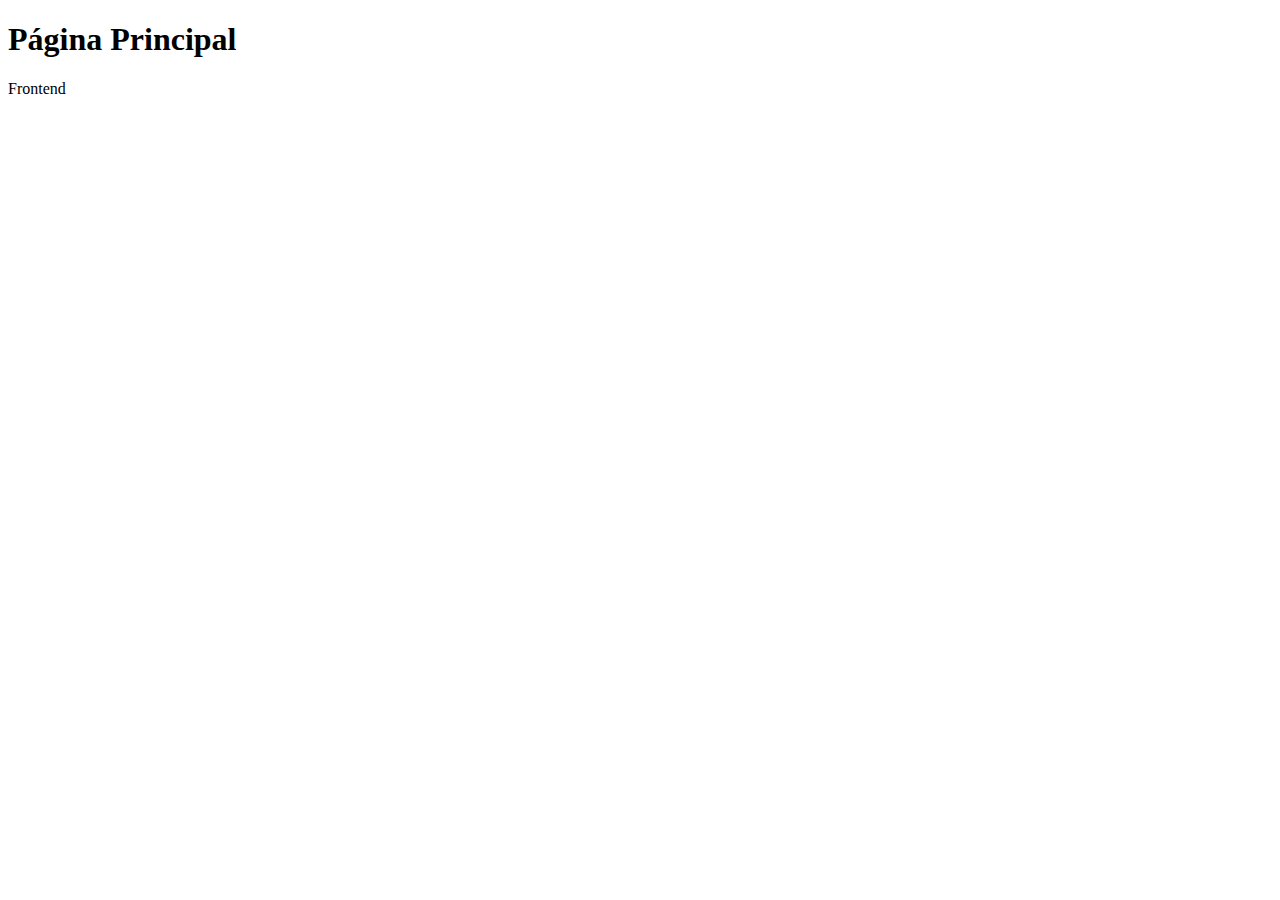
<file: index.html>
<!DOCTYPE html>
<html lang="en">
<head>
    <meta charset="UTF-8">
    <meta name="viewport" content="width=device-width, initial-scale=1.0">
    <title>Home page</title>
</head>
<body>
    <h1>Página Principal</h1>
    <p>Frontend</p>
</body>
</html>
</file>
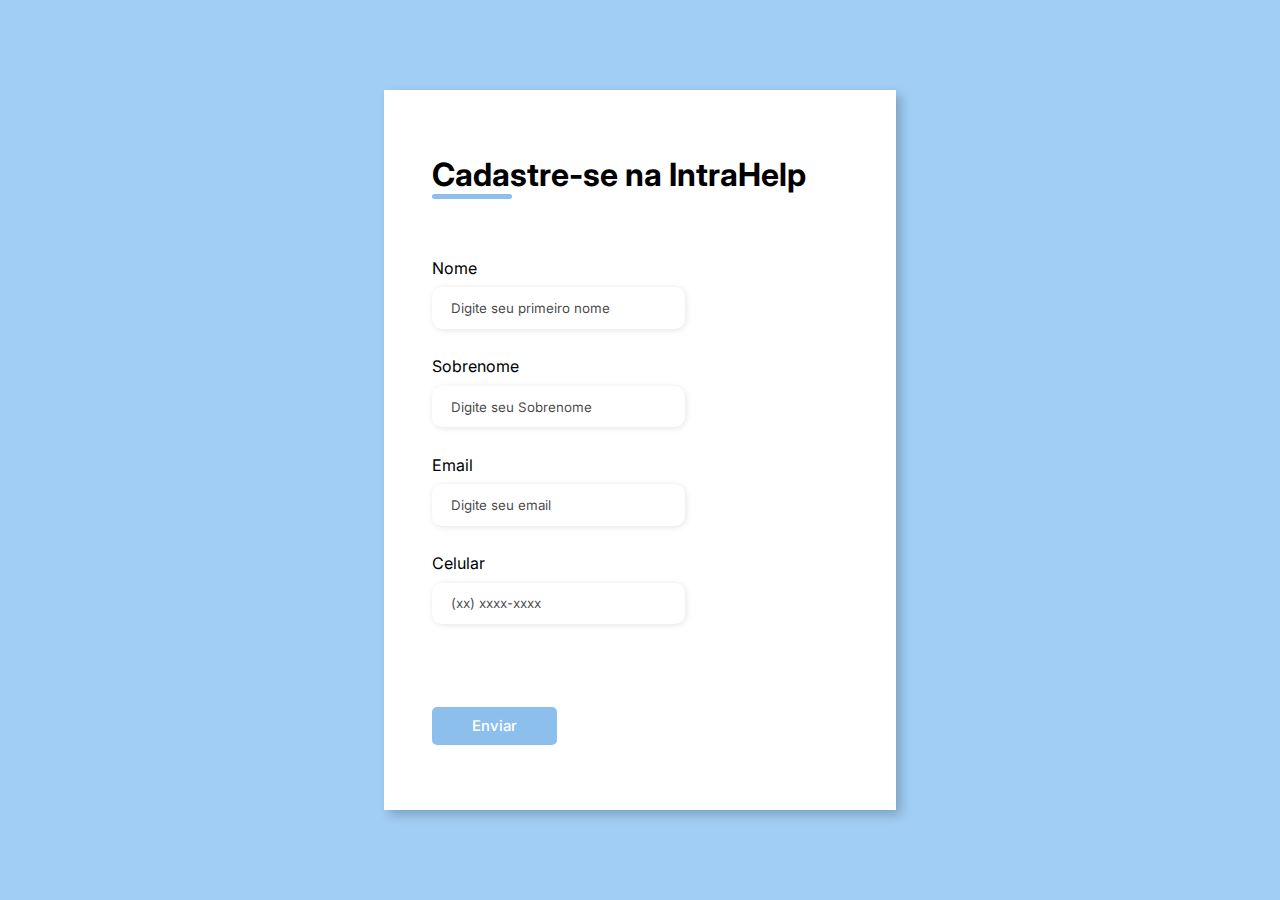
<file: front/cadastro.html>
<!DOCTYPE html>
<html lang="br">

<head>
    <meta charset="UTF-8">
    <meta name="viewport" content="width=device-width, initial-scale=1.0">
    <title>Cadastro</title>
    <link rel="stylesheet" href="cadastro.css">
</head>

<body>

    <!--Parte feita por Mahienny-->

    <div class="container">
        <div class="form">
            <form action="#">

                <div class="form-header">
                    <div class="title">
                        <h1>Cadastre-se na IntraHelp</h1>
                    </div>
                </div>

                <div class="input-group">

                    <div class="input-box">
                        <label for="firsname">Nome</label>
                        <input type="text" id="firsname" name="firsname" placeholder="Digite seu primeiro nome" required>
                    </div>

                    <div class="input-box">
                        <label for="lastname">Sobrenome</label>
                        <input type="text" id="lastname" name="lastname" placeholder="Digite seu Sobrenome" required>
                    </div>

                    <div class="input-box">
                        <label for="email">Email</label>
                        <input type="email" id="email" name="email" placeholder="Digite seu email" required>
                    </div>

                    <div class="input-box">
                        <label for="number">Celular</label>
                        <input type="tel" id="number" name="number" placeholder="(xx) xxxx-xxxx" required>
                    </div>
                </div> 
                <div class="continue-button">
                    <button><a href="#">Enviar</a></button>
                </div>

            </form>
        </div>
    </div>

</body>
</html>
</file>
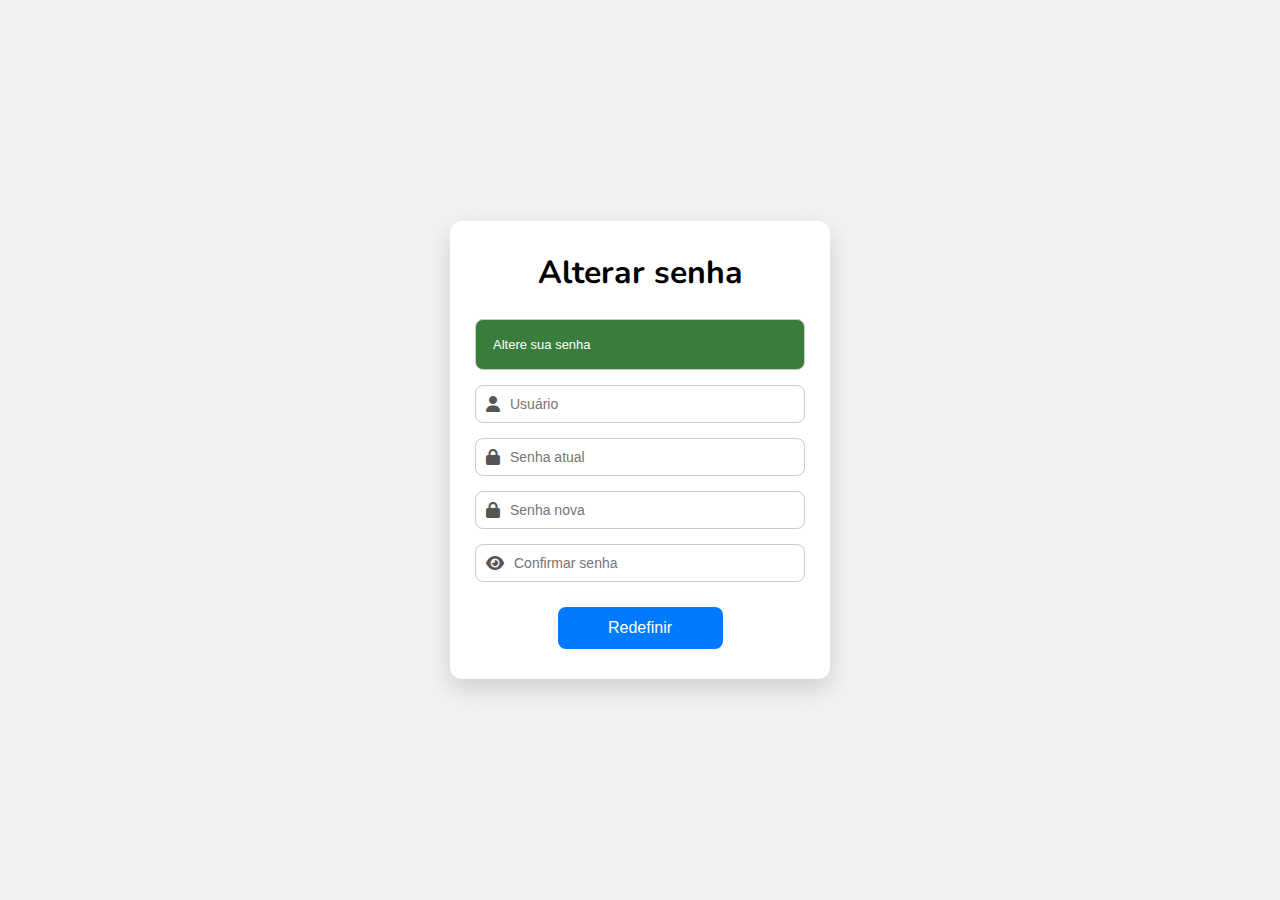
<file: projeto-final-1/alterarSenha.html>
<!DOCTYPE html>
<html lang="pt-BR">

<head>
    <meta charset="UTF-8">
    <meta name="viewport" content="width=device-width, initial-scale=1.0">
    <title>Alterar Senha</title>
    <link rel="stylesheet" href="https://cdnjs.cloudflare.com/ajax/libs/font-awesome/6.5.0/css/all.min.css">
    <link rel="stylesheet" href="alterarSenha.css">

    <!--Feito por Mahienny-->
</head>

<body>
    <div class="container">

        <h1>Alterar senha</h1>

        <div class="caixa">
            <input type="text" id="alterar" placeholder="Altere sua senha">
        </div>

        <div class="box">
            <i class="fa fa-user"></i>
            <input type="text" placeholder="Usuário">
        </div>

        <div class="box">
            <i class="fa fa-lock"></i>
            <input type="number" placeholder="Senha atual">
        </div>

        <div class="box">
            <i class="fa fa-lock"></i>
            <input type="number" placeholder="Senha nova">
        </div>

        <div class="box">
            <i class="fa fa-eye toggle" data-target="confirmarSenha"></i>
            <input type="password" id="confirmarSenha" placeholder="Confirmar senha">
        </div>


        <div class="botao">
            <button submit>Redefinir</button>
        </div>

    </div>

</body>

</html>
</file>
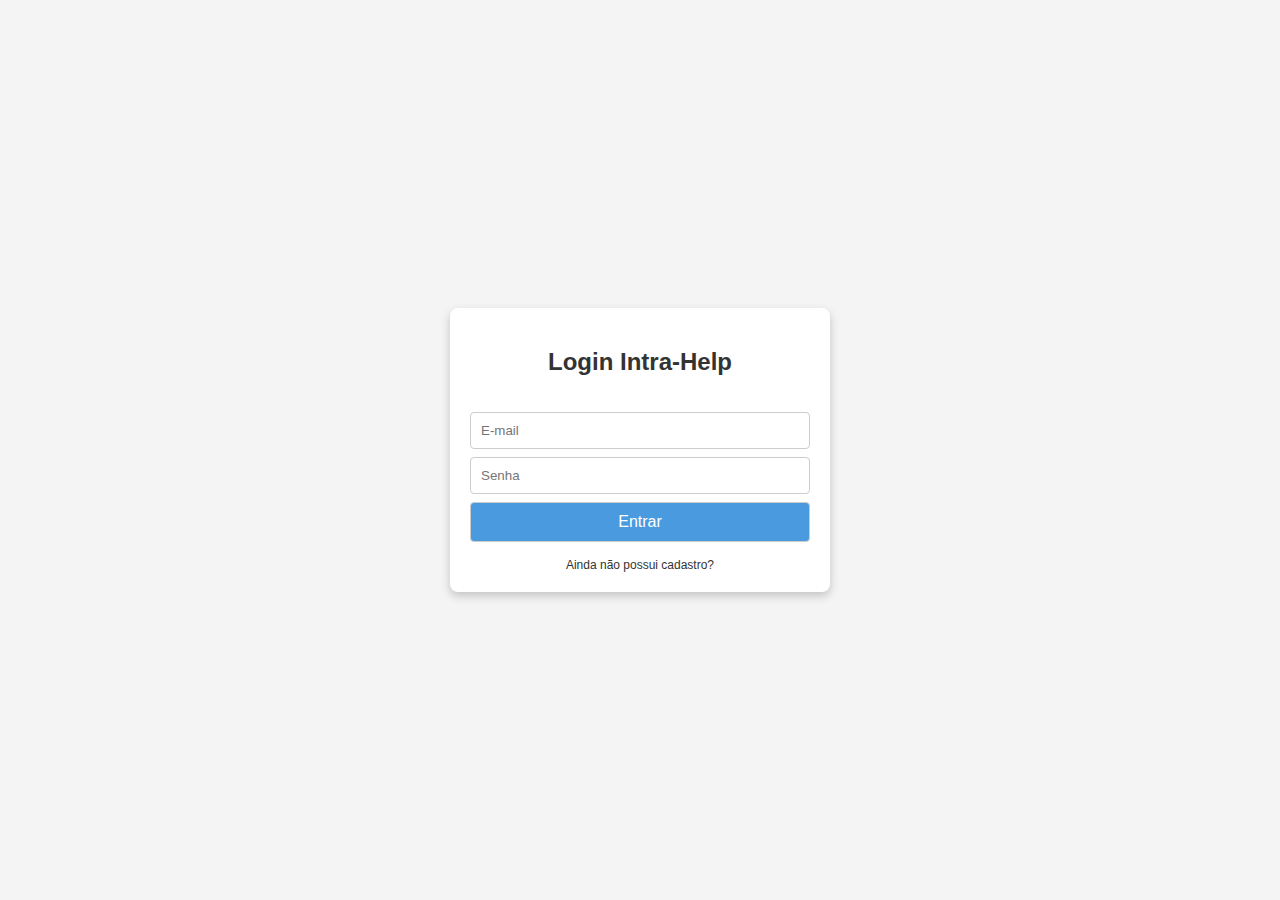
<file: projeto-final-1/login.html>
<!DOCTYPE html>
<html lang="en">
<head>
    <meta charset="UTF-8">
    <meta name="viewport" content="width=device-width, initial-scale=1.0">
    <title>Login</title>
</head>
<link rel="stylesheet" href="estilo.css">
<body>

    <!--Feito por Mahienny-->
    
<div class="login-box">

    <h2>Login Intra-Help</h2>
    <form>

        <input type="email" placeholder="E-mail" required>
        <input type="password" placeholder="Senha" required>

        <input type="submit" value="Entrar">
    </form>

    <a href="#">Ainda não possui cadastro?</a>
</div>

</body>
</html>
</file>
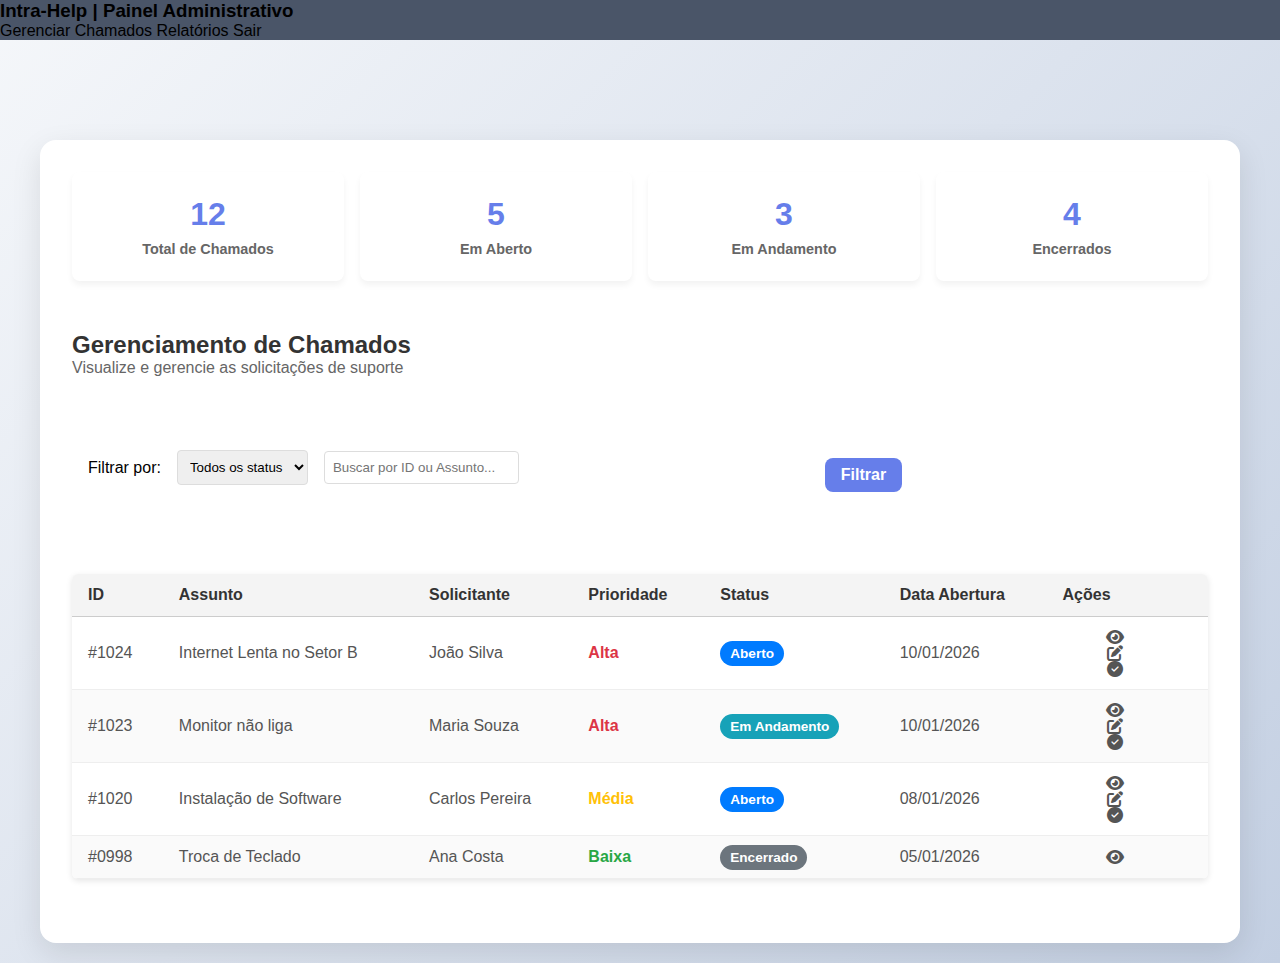
<file: views/painel-tecnico.html>
<!DOCTYPE html>
<html lang="pt-br">
<head>
    <meta charset="UTF-8">
    <meta name="viewport" content="width=device-width, initial-scale=1.0">
    <title>Painel do Técnico - IntraHelp</title>
    <link rel="stylesheet" href="../estilo-global.css">
    <link rel="stylesheet" href="../style.css">
    <link rel="stylesheet" href="https://cdnjs.cloudflare.com/ajax/libs/font-awesome/6.5.0/css/all.min.css">
    <style>
        body {
            display: block; 
            background: linear-gradient(135deg, #f5f7fa, #c3cfe2);
        }
        .main-content {
            margin-top: 80px; 
            padding: 20px;
            display: flex;
            justify-content: center;
        }
        .container {
            max-width: 1200px;
            margin: 0 auto;
        }
        .header-painel {
            display: flex;
            justify-content: space-between;
            align-items: center;
            margin-bottom: 2rem;
            flex-wrap: wrap;
            gap: 1rem;
        }
        .stats-cards {
            display: grid;
            grid-template-columns: repeat(auto-fit, minmax(200px, 1fr));
            gap: 1rem;
            margin-bottom: 2rem;
        }
        .card {
            background: #fff;
            padding: 1.5rem;
            border-radius: 8px;
            box-shadow: 0 4px 6px rgba(0,0,0,0.05);
            text-align: center;
        }
        .card h3 {
            font-size: 2rem;
            margin-bottom: 0.5rem;
            color: #667eea;
        }
        .card p {
            color: #666;
            font-size: 0.9rem;
            font-weight: bold;
        }
        
        .badge {
            padding: 5px 10px;
            border-radius: 15px;
            font-size: 0.85rem;
            font-weight: bold;
            color: white;
        }
        .badge-aberto { background-color: #007bff; }
        .badge-andamento { background-color: #17a2b8; }
        .badge-pendente { background-color: #ffc107; color: #333; }
        .badge-encerrado { background-color: #6c757d; }
        
        .btn-action {
            margin: 0 2px;
            color: #555;
            transition: color 0.2s;
            padding: 0;
            background: none;
            border: none;
            cursor: pointer;
            font-size: 1rem;
        }
        .btn-edit:hover { color: #007bff; }
        .btn-close:hover { color: #dc3545; }
        .btn-view:hover { color: #28a745; }

        .filters {
            background: #fff;
            padding: 1rem;
            border-radius: 8px;
            margin-bottom: 1rem;
            display: flex;
            gap: 1rem;
            align-items: center;
        }
        .filters select, .filters input {
            padding: 0.5rem;
            border: 1px solid #ddd;
            border-radius: 4px;
        }
        h2 { margin: 0; }
    </style>
</head>
<body>

    <nav style="background-color: #4a5568;">
        <h3>Intra-Help | Painel Administrativo</h3>
        <div class="nav-links">
            <a href="painel-tecnico.html" class="active">Gerenciar Chamados</a>
            <a href="relatorio.php">Relatórios</a>
            <a href="../index.php">Sair</a>
        </div>
    </nav>

    <div class="main-content">
        <div class="container" style="max-width: 1200px;">
            <div class="stats-cards">
                <div class="card">
                    <h3>12</h3>
                    <p>Total de Chamados</p>
                </div>
                <div class="card">
                    <h3>5</h3>
                    <p>Em Aberto</p>
                </div>
                <div class="card">
                    <h3>3</h3>
                    <p>Em Andamento</p>
                </div>
                <div class="card">
                    <h3>4</h3>
                    <p>Encerrados</p>
                </div>
            </div>

            <div class="header-painel">
                <div>
                    <h2>Gerenciamento de Chamados</h2>
                    <p style="color: #666;">Visualize e gerencie as solicitações de suporte</p>
                </div>
            </div>

            <div class="filters">
                <span>Filtrar por:</span>
                <select>
                    <option value="">Todos os status</option>
                    <option value="Aberto">Aberto</option>
                    <option value="Em Andamento">Em Andamento</option>
                    <option value="Encerrado">Encerrado</option>
                </select>
                <input type="text" placeholder="Buscar por ID ou Assunto...">
                <button class="btn" style="width: auto; padding: 0.5rem 1rem;">Filtrar</button>
            </div>

            <table class="data-table" style="max-width: 100%;">
                <thead>
                    <tr>
                        <th>ID</th>
                        <th>Assunto</th>
                        <th>Solicitante</th>
                        <th>Prioridade</th>
                        <th>Status</th>
                        <th>Data Abertura</th>
                        <th>Ações</th>
                    </tr>
                </thead>
                <tbody>
                    <!-- Exemplo 1 -->
                    <tr>
                        <td>#1024</td>
                        <td>Internet Lenta no Setor B</td>
                        <td>João Silva</td>
                        <td><span style="color: #dc3545; font-weight: bold;">Alta</span></td>
                        <td><span class="badge badge-aberto">Aberto</span></td>
                        <td>10/01/2026</td>
                        <td>
                            <button class="btn-action btn-view" title="Visualizar"><i class="fa-solid fa-eye"></i></button>
                            <button class="btn-action btn-edit" title="Atualizar Status"><i class="fa-solid fa-pen-to-square"></i></button>
                            <button class="btn-action btn-close" title="Encerrar Chamado"><i class="fa-solid fa-check-circle"></i></button>
                        </td>
                    </tr>
                    <!-- Exemplo 2 -->
                    <tr>
                        <td>#1023</td>
                        <td>Monitor não liga</td>
                        <td>Maria Souza</td>
                        <td><span style="color: #dc3545; font-weight: bold;">Alta</span></td>
                        <td><span class="badge badge-andamento">Em Andamento</span></td>
                        <td>10/01/2026</td>
                        <td>
                            <button class="btn-action btn-view" title="Visualizar"><i class="fa-solid fa-eye"></i></button>
                            <button class="btn-action btn-edit" title="Atualizar Status"><i class="fa-solid fa-pen-to-square"></i></button>
                            <button class="btn-action btn-close" title="Encerrar Chamado"><i class="fa-solid fa-check-circle"></i></button>
                        </td>
                    </tr>
                    <!-- Exemplo 3 -->
                    <tr>
                        <td>#1020</td>
                        <td>Instalação de Software</td>
                        <td>Carlos Pereira</td>
                        <td><span style="color: #ffc107; font-weight: bold;">Média</span></td>
                        <td><span class="badge badge-aberto">Aberto</span></td>
                        <td>08/01/2026</td>
                        <td>
                            <button class="btn-action btn-view" title="Visualizar"><i class="fa-solid fa-eye"></i></button>
                            <button class="btn-action btn-edit" title="Atualizar Status"><i class="fa-solid fa-pen-to-square"></i></button>
                            <button class="btn-action btn-close" title="Encerrar Chamado"><i class="fa-solid fa-check-circle"></i></button>
                        </td>
                    </tr>
                    <!-- Exemplo 4 -->
                    <tr>
                        <td>#0998</td>
                        <td>Troca de Teclado</td>
                        <td>Ana Costa</td>
                        <td><span style="color: #28a745; font-weight: bold;">Baixa</span></td>
                        <td><span class="badge badge-encerrado">Encerrado</span></td>
                        <td>05/01/2026</td>
                        <td>
                            <button class="btn-action btn-view" title="VisualizarDetails"><i class="fa-solid fa-eye"></i></button>
                        </td>
                    </tr>
                </tbody>
            </table>
        </div>
    </div>

</body>
</html>
</file>
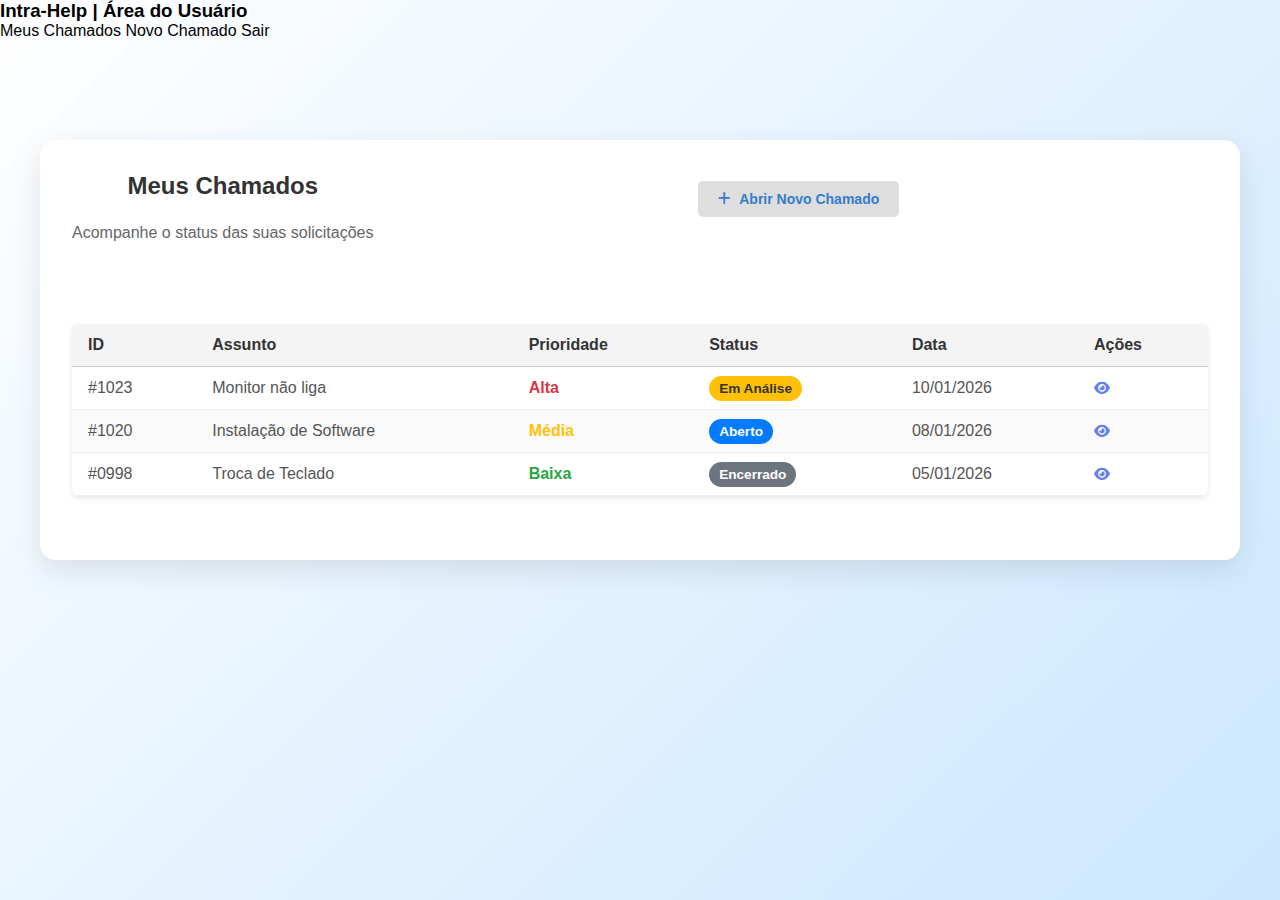
<file: views/painel-usuario.html>
<!DOCTYPE html>
<html lang="pt-br">
<head>
    <meta charset="UTF-8">
    <meta name="viewport" content="width=device-width, initial-scale=1.0">
    <title>Painel do Usuário - IntraHelp</title>
    <link rel="stylesheet" href="../estilo-global.css">
    <link rel="stylesheet" href="../style.css">
    <link rel="stylesheet" href="https://cdnjs.cloudflare.com/ajax/libs/font-awesome/6.5.0/css/all.min.css">
    <style>
        body {
            display: block;
        }
        .main-content {
            margin-top: 80px;
            padding: 20px;
            display: flex;
            justify-content: center;
        }
        .container {
            max-width: 1000px;
            margin: 0 auto;
        }
        .header-painel {
            display: flex;
            justify-content: space-between;
            align-items: center;
            margin-bottom: 2rem;
            flex-wrap: wrap;
            gap: 1rem;
        }
        .btn-novo {
            background-color: #dededf;
            color: white;
            padding: 10px 20px;
            border-radius: 5px;
            text-decoration: none;
            font-weight: bold;
            display: inline-flex;
            align-items: center;
            gap: 8px;
            transition: background 0.3s;
        }
        .btn-novo:hover {
            background-color: #322188;
            text-decoration: none;
        }
        .badge {
            padding: 5px 10px;
            border-radius: 15px;
            font-size: 0.85rem;
            font-weight: bold;
            color: white;
        }
        .badge-aberto { background-color: #007bff; }
        .badge-pendente { background-color: #ffc107; color: #333; }
        .badge-encerrado { background-color: #6c757d; }
        .badge-alta { color: #dc3545; font-weight: bold; }
        .badge-media { color: #ffc107; font-weight: bold; }
        .badge-baixa { color: #28a745; font-weight: bold; }
    </style>
</head>
<body>

    <nav>
        <h3>Intra-Help | Área do Usuário</h3>
        <div class="nav-links">
            <a href="painel-usuario.html" class="active">Meus Chamados</a>
            <a href="criarChamado.php">Novo Chamado</a>
            <a href="../index.php">Sair</a>
        </div>
    </nav>

    <div class="main-content">
        <div class="container">
            <div class="header-painel">
                <div>
                    <h2>Meus Chamados</h2>
                    <p style="color: #666;">Acompanhe o status das suas solicitações</p>
                </div>
                <a href="criarChamado.php" class="btn-novo">
                    <i class="fa-solid fa-plus"></i> Abrir Novo Chamado
                </a>
            </div>

            <table class="data-table">
                <thead>
                    <tr>
                        <th>ID</th>
                        <th>Assunto</th>
                        <th>Prioridade</th>
                        <th>Status</th>
                        <th>Data</th>
                        <th>Ações</th>
                    </tr>
                </thead>
                <tbody>
                    <!-- Exemplos Estáticos -->
                    <tr>
                        <td>#1023</td>
                        <td>Monitor não liga</td>
                        <td><span class="badge-alta">Alta</span></td>
                        <td><span class="badge badge-pendente">Em Análise</span></td>
                        <td>10/01/2026</td>
                        <td>
                            <a href="#" title="Ver Detalhes" style="color: #667eea; padding: 0;">
                                <i class="fa-solid fa-eye"></i>
                            </a>
                        </td>
                    </tr>
                    <tr>
                        <td>#1020</td>
                        <td>Instalação de Software</td>
                        <td><span class="badge-media">Média</span></td>
                        <td><span class="badge badge-aberto">Aberto</span></td>
                        <td>08/01/2026</td>
                        <td>
                            <a href="#" title="Ver Detalhes" style="color: #667eea; padding: 0;">
                                <i class="fa-solid fa-eye"></i>
                            </a>
                        </td>
                    </tr>
                    <tr>
                        <td>#0998</td>
                        <td>Troca de Teclado</td>
                        <td><span class="badge-baixa">Baixa</span></td>
                        <td><span class="badge badge-encerrado">Encerrado</span></td>
                        <td>05/01/2026</td>
                        <td>
                            <a href="#" title="Ver Detalhes" style="color: #667eea; padding: 0;">
                                <i class="fa-solid fa-eye"></i>
                            </a>
                        </td>
                    </tr>
                </tbody>
            </table>
        </div>
    </div>

</body>
</html>
</file>
<file: front/cadastro.css>
@import url('https://fonts.googleapis.com/css2?family=Inter:ital,opsz,wght@0,14..32,100..900;1,14..32,100..900&family=Nunito:ital,wght@0,200..1000;1,200..1000&display=swap');


*{
    margin: 0;
    padding: 0;
    box-sizing: border-box;
    font-family: 'Inter', sans-serif;
}

body{
    width: 100%;
    height: 100vh;
    display: flex;
    justify-content: center;
    align-items: center;
    background-color: #a1cef5;
}

.container{
    width: 40%;
    height: 80vh;
    display: flex;
    box-shadow: 5px 5px 10px rgba(0, 0, 0, .212);
}

.form{

    display: flex;
    justify-content: center;
    align-items: center;
    flex-direction: column;
    background-color: #fff;
    padding: 3rem;
}

.form-header{
    margin-bottom: 3rem;
    display: flex;
    justify-content: space-between;
    
}

.form-header h1::after{
    content: '';
    display: block;
    width: 5rem;
    height: 0.3rem;
    background-color: #8cbfeb;
    margin: 0 auto;
    position: absolute;
    border-radius: 10px;
}

.input-group{
    display: flex;
    flex-wrap: wrap;
    justify-content: space-between;
    padding: 1rem 0;
}

.input-box{
display: flex;
flex-direction: column;
margin-bottom: 1.1rem;
}

.input-box input{
    margin: 0.6rem 0;
    padding: 0.8rem 1.2rem;
    border: none;
    border-radius: 10px;
    box-shadow: 1px 1px 6px #0000001c;
}

.input-box input:hover{
    background-color: #eeeeee75;
    cursor: pointer;
}

.input-box input:focus-visible{
    outline: 1px solid #a1cef5;
}

.input-box input::placeholder{
    color:#000000be;
}

.continue-button button{
    width: 30%;
    margin-top: 2.5rem;
    border: none;
    background-color:#8cbfeb;
    padding: 0.62rem;
    border-radius: 5px;
    cursor: pointer;
    display: flex;
    justify-content: center;
   
}

.continue-button button:hover{
    background-color: #4b93d2;
}

.continue-button button a{
    text-decoration: none;
    color:#fff;
    font-size: 0.93rem;
    font-weight: 500;
}
</file>
<file: projeto-final-1/alterarSenha.css>
@import url("https://fonts.googleapis.com/css2?family=Archivo:ital,wght@0,100..900;1,100..900&family=Atkinson+Hyperlegible+Mono:ital,wght@0,200..800;1,200..800&family=Libre+Franklin:ital,wght@0,100..900;1,100..900&family=Nunito:ital,wght@0,200..1000;1,200..1000&display=swap");

/*

.box {
  position: relative;
  width: 100%;
  margin-bottom: 15px;
}

.box i {
  position: absolute;
  left: 10px;
  top: 50%;
  transform: translateY(-50%);
  pointer-events: none;
  color: #666;
}

.box input {
  width: 50%;
  padding: 10px 10px 10px 35px;
  border: 1px solid #ccc;
  border-radius: 5px;
}

input {
  display: flex;
  align-items: center;
  justify-content: center;
}

button {
  background-color: rgb(54, 127, 192);
  padding: 15px;
  border: none;
  color: #fff;
  width: 150px;
  font-size: 15px;
  margin-top: 30px;
}

.botao {
  display: flex;
  align-items: center;
  justify-content: center;
}

  */

* {
  margin: 0;
  padding: 0;
  box-sizing: border-box;
}

body {
  min-height: 100vh;
  display: flex;
  justify-content: center;
  align-items: center;
  background-color: #f2f2f2;
  font-family: "Nunito";
}

.container {
  width: 100%;
  max-width: 380px;
  background-color: #ffffff;
  padding: 30px 25px;
  border-radius: 12px;
  box-shadow: 0 10px 25px rgba(0, 0, 0, 0.15);
  display: flex;
  flex-direction: column;
  gap: 15px;
}

.container h1 {
  text-align: center;
  margin-bottom: 10px;
}

.caixa input {
  width: 100%;
  padding: 17px;
  border-radius: 8px;
  border: 1px solid #ccc;
  outline: none;
  background-color: #3a7d3b;
}
.caixa ::placeholder {
  color: #fff;
  font-size: 13px;
}

.box {
  display: flex;
  align-items: center;
  border: 1px solid #ccc;
  border-radius: 8px;
  padding: 10px;
}

.box i {
  margin-right: 10px;
  color: #555;
}

.box input {
  border: none;
  outline: none;
  width: 100%;
  font-size: 14px;
}

.botao {
  margin-top: 10px;
  display: flex;
  align-items: center;
  justify-content: center;
}

.botao button {
  width: 50%;
  padding: 12px;
  background-color: #007bff;
  color: #fff;
  border: none;
  border-radius: 8px;
  font-size: 16px;
  cursor: pointer;
  transition: 1.3s;
}

.botao button:hover {
  background-color: #0056b3;
}


@media (max-width: 768px){
  
}
</file>
<file: projeto-final-1/estilo.css>
/*Feito por Mahienny*/

body{
   
background-color: #f4f4f4;
height: 100vh;
margin: 0;
display: flex;
align-items: center;
justify-content: center;
font-family: Arial, Helvetica, sans-serif ;
}

.login-box{
    background-color: #fff;
    width: 340px;
    padding: 20px;
    border-radius: 8px;
    box-shadow: 0 4px 10px rgba(0,0,0,0.2);
    display: grid;
    gap:  16px;
}

form{

    display: grid;
    gap: 8px;
}

h2{
    color: #333;
    text-align: center;
}

.login-box form input{

    padding: 10px;
    border-radius: 4px;
    border: 1px solid #ccc;
    outline: none;
}

.login-box form input:focus{

    border-color: #8cbfeb;
}

input[type="submit"]{
    background-color: #4a9ae0;
    color:#fff;
    font-size: 16px;
    border:none;
    transition: 2s;
}
input[type="submit"]:hover{
    cursor: pointer;
    background-color: #2177c3;
}

a{
    color: #333;
    text-decoration: none;
    font-size: 12px;
    text-align: center;
}
a:hover{
    text-decoration: underline;
}
</file>
<file: estilo-global.css>
/* Feito por Mahienny */

* {
  margin: 0;
  padding: 0;
  box-sizing: border-box; /**/
}
.main-content {
  display: flex;
  justify-content: center;
  align-items: center;
  padding-top: 80px; 
  padding: 20px;
}

.container {
  background-color: #ffffff;
  padding: 25px;
  border-radius: 12px;
  box-shadow: 0 6px 20px rgba(0, 0, 0, 0.25);
  display: grid;
  gap: 18px;
}


form {
  display: flex;
  flex-direction: column;
  gap: 17px;
}

h2 {
  text-align: center;
  color: #3d3d3d;
}

.input-group {
  position: relative;
  width: 100%;
}

.input-group i {
  position: absolute;
  left: 5px;
  top: 50%;
  transform: translateY(-50%);
  font-size: 17px;
  color: #8e8d8d;
  pointer-events: none;
}

.input-group input {
  width: 100%;
  padding: 10px 12px 10px 44px;
  box-sizing: border-box;
  border: none;
  border-bottom: 1px solid #ccc;
  font-size: 15px;
  outline: none;
}

.input-group input:hover{
  border-bottom: 1px solid #4e99e6;
}

button {
  background-color: #4e99e6;
  color: #fff;
  border: none;
  border-radius: 2px;
  width: 100px;
  padding: 10px;
  display: flex;
  justify-content: center;
  align-items: center;
  font-size: 17px;
  cursor: pointer;
  transition: 0.3s;
  margin: 0 auto;
  margin-top: 15px;
}

button:hover {
  background-color: #337ccc;
  transform: translateY(-3px); /*move um elemento verticalmente*/
}

.container a {
  text-align: center;
  color: #337ccc;
  text-decoration: none;
  font-size: 14px;
  margin-bottom: 25px;
}

.container a:hover {
  text-decoration: underline;
}



.erro-msg {
  background-color: #ffe0e0;
  color: #a00;
  border: 1px solid #d88;
  padding: 10px 15px;
  margin-bottom: 15px;
  border-radius: 4px;
  font-weight: bold;
}
.sucesso-msg {
  background-color: #e0ffe0;
  color: #0a0;
  border: 1px solid #8d8;
  padding: 10px 15px;
  margin-bottom: 15px;
  border-radius: 4px;
  font-weight: bold;
}
</file>
<file: style.css>
* {
  box-sizing: border-box;
  margin: 0;
  padding: 0;
  font-family: 'Inter', sans-serif;
}

body {
  background: linear-gradient(135deg, #fff, #cbe7ff);
  min-height: 100svh;
}

.main-content {
  display: flex;
  justify-content: center;
  align-items: center;
  margin-top: 80px; 
  padding: 20px;
}
.container {
  background: #fff;
  padding: 2rem;
  border-radius: 1rem;
  box-shadow: 0 10px 30px rgba(0, 0, 0, 0.1);
  min-width: 450px;
}
.container:has(table){
  min-width: 1200px;
}

h2 {
  text-align: center;
  margin-bottom: 1.5rem;
  font-weight: 600;
  color: #333;
}

.form-header h2::after {
  content: "";
  display: block;
  width: 5rem;
  height: 0.3rem;
  background-color: #8cbfeb;
  margin: 0 auto;
  position: absolute;
  border-radius: 10px;
}

.form-group label {
  display: block;
  margin-bottom: 0.5rem;
  font-weight: 500;
}

.form-group input {
  width: 100%;
  padding: 0.75rem 1rem;
  border: 1px solid #ccc;
  border-radius: 0.5rem;
  font-size: 1rem;
  transition: border-color 0.3s;
}

.form-group input:focus {
  border-color: #667eea;
  outline: none;
}

.btn {
  width: 100%;
  padding: 0.75rem 1rem;
  background-color: #667eea;
  color: white;
  border: none;
  border-radius: 0.5rem;
  font-size: 1rem;
  font-weight: 600;
  cursor: pointer;
  transition: background 0.3s ease;
}

.btn:hover {
  background-color: #5a67d8;
}

.extra {
  margin-top: 1rem;
  text-align: center;
  font-size: 0.9rem;
  color: #666;
}

.link{
  display: flex;

  p{
  color: #666;
  margin: auto;
  }
}

a {
  color: var(--link);
  text-decoration: none;
  margin: auto;
}

a:hover {
  text-decoration: none;
}
.data-table {
  width: 100%;
  min-width: 1000px;
  margin: 2rem auto;
  border-collapse: collapse;
  font-family: Arial, sans-serif;
  font-size: 16px;
  background-color: #fff;
  box-shadow: 0 2px 6px rgba(0, 0, 0, 0.1);
  border-radius: 6px;
  overflow: hidden;
}

.data-table thead {
  background-color: #f4f4f4;
}

.data-table thead th {
  text-align: left;
  padding: 12px 16px;
  border-bottom: 1px solid #ccc;
  color: #333;
  font-weight: bold;
}

.data-table tbody td {
  padding: 12px 16px;
  border-bottom: 1px solid #eee;
  color: #555;
}

.data-table tbody tr:nth-child(even) {
  background-color: #fafafa;
}

.data-table tbody tr:hover {
  background-color: #f0f8ff;
  cursor: default;
}
.erro-msg {
  background-color: #ffe0e0;
  color: #a00;
  border: 1px solid #d88;
  padding: 10px 15px;
  margin-bottom: 15px;
  border-radius: 4px;
  font-weight: bold;
}
.sucesso-msg {
  background-color: #e0ffe0;
  color: #0a0;
  border: 1px solid #8d8;
  padding: 10px 15px;
  margin-bottom: 15px;
  border-radius: 4px;
  font-weight: bold;
}

@media (max-width: 480px) {
  .container {
    margin: 0 1rem;
    padding: 1.5rem;
  }
}
</file>
